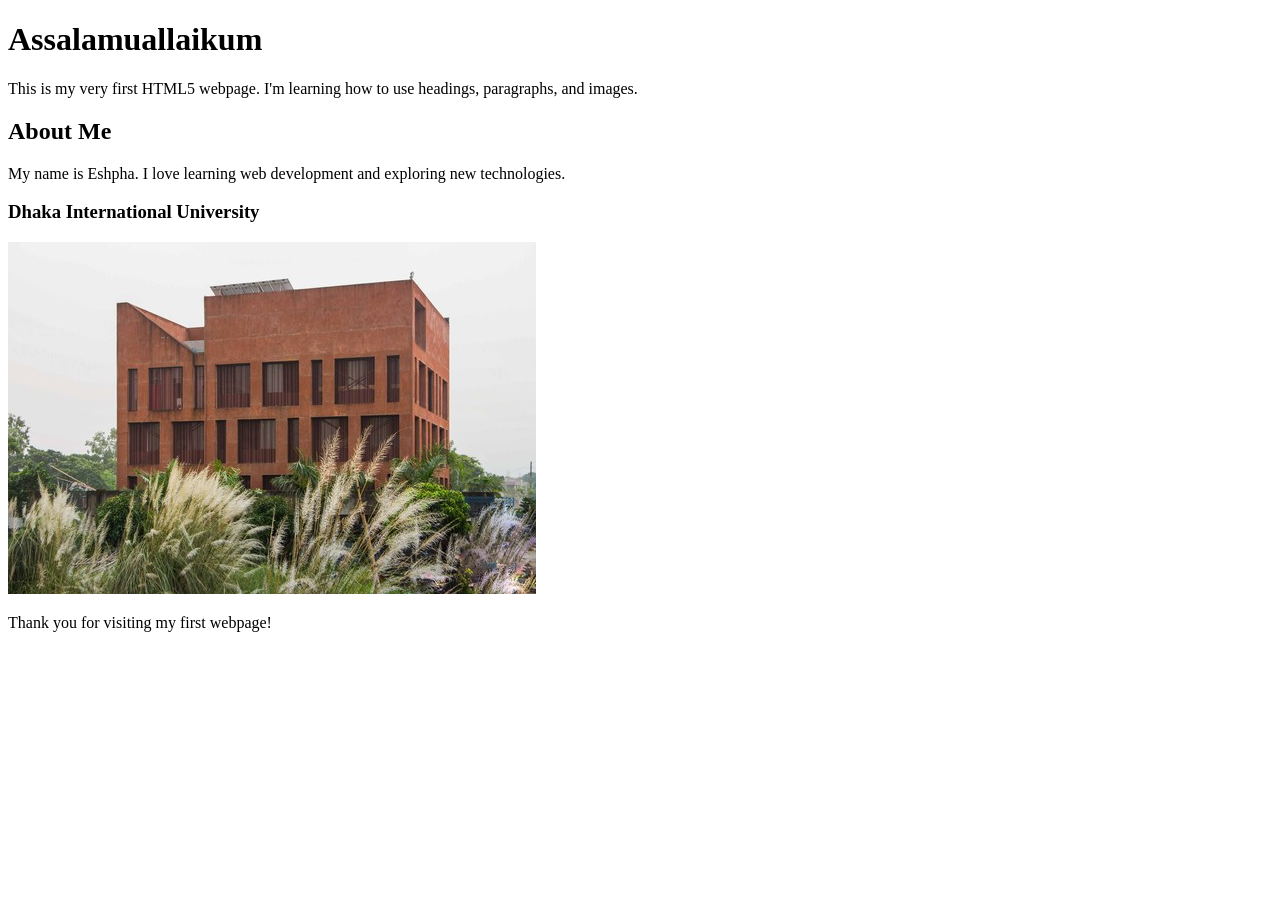
<file: index.html>
<!DOCTYPE html>
<html lang="en">
<head>
    <meta charset="UTF-8">
    <meta name="Eshpha" content="width=device-width, initial-scale=1.0">
    <title>My First HTML5 Webpage</title>
</head>
<body>

    <h1>Assalamuallaikum</h1>
    <p>This is my very first HTML5 webpage. I'm learning how to use headings, paragraphs, and images.</p>

    <h2>About Me</h2>
    <p>My name is Eshpha. I love learning web development and exploring new technologies.</p>

    <h3>Dhaka International University</h3>
    <img src="DIU .jpg">

    <p>Thank you for visiting my first webpage!</p>

</body>
</html>
</file>
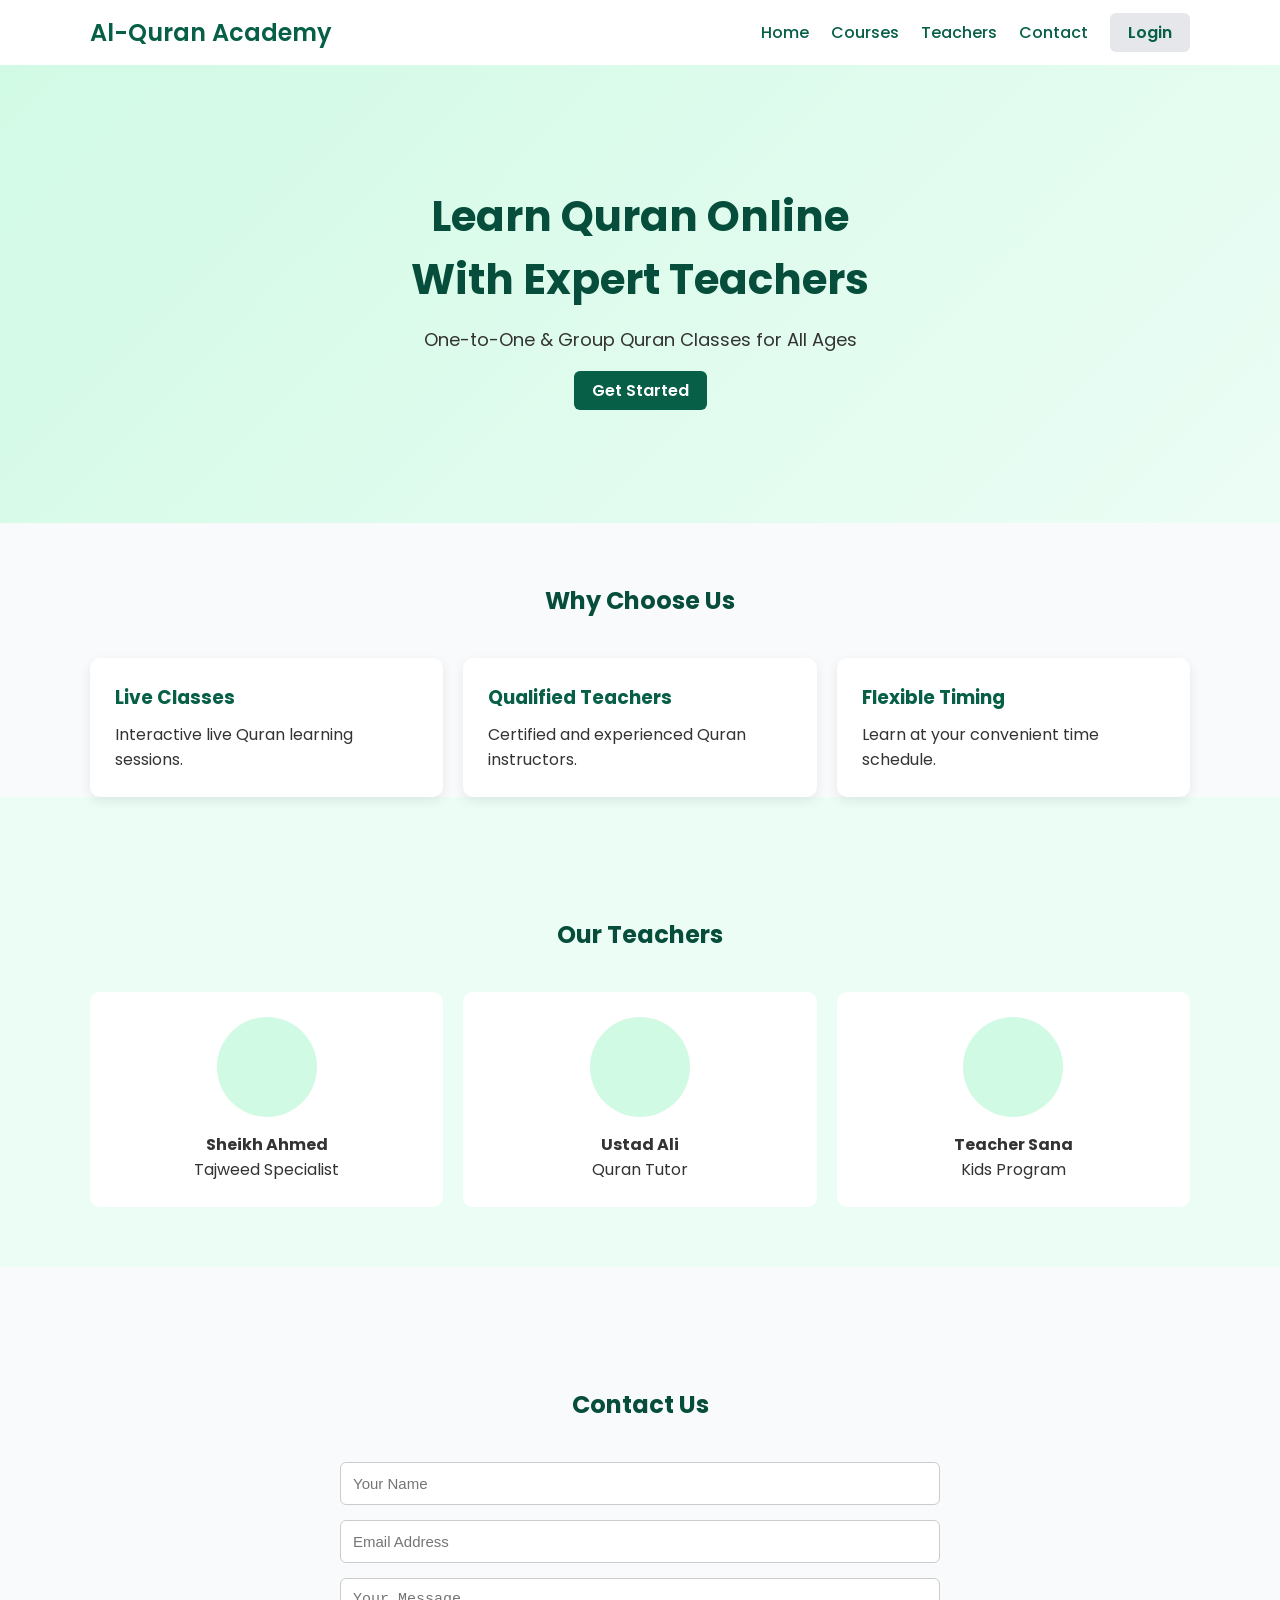
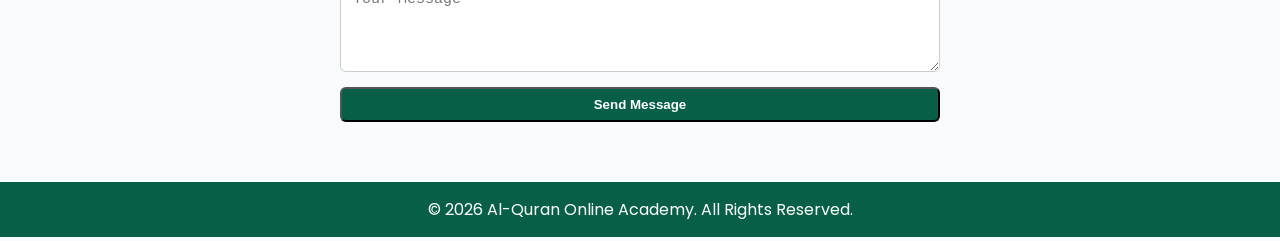
<file: Quran .html>
<!DOCTYPE html>
<html lang="en">
<head>
<meta charset="UTF-8">
<title>Al-Quran Online Academy</title>
<meta name="viewport" content="width=device-width, initial-scale=1.0">

<!-- Google Font -->
<link href="https://fonts.googleapis.com/css2?family=Poppins:wght@300;400;600&display=swap" rel="stylesheet">

<style>
/* ===== RESET ===== */
*{
  margin:0;
  padding:0;
  box-sizing:border-box;
}

/* ===== GLOBAL ===== */
body{
  font-family:'Poppins', sans-serif;
  background:#f9fafb;
  color:#333;
}

.container{
  width:90%;
  max-width:1100px;
  margin:auto;
}

a{
  text-decoration:none;
}

/* ===== HEADER ===== */
header{
  background:#fff;
  box-shadow:0 2px 10px rgba(0,0,0,0.08);
}

.header-flex{
  display:flex;
  justify-content:space-between;
  align-items:center;
  padding:15px 0;
}

.logo{
  color:#065f46;
  font-weight:600;
}

nav a{
  margin-left:18px;
  color:#065f46;
  font-weight:500;
}

.btn{
  padding:8px 18px;
  border-radius:6px;
  background:#e5e7eb;
  color:#065f46;
  font-weight:600;
}

.btn-primary{
  background:#065f46;
  color:#fff;
}

/* ===== HERO ===== */
.hero{
  background:linear-gradient(135deg,#d1fae5,#ecfdf5);
  padding:120px 0;
  text-align:center;
}

.hero h1{
  font-size:42px;
  color:#064e3b;
  margin-bottom:15px;
}

.hero p{
  font-size:18px;
  margin-bottom:25px;
}

/* ===== SECTION TITLE ===== */
.section-title{
  text-align:center;
  color:#064e3b;
  margin:60px 0 40px;
}

/* ===== FEATURES ===== */
.features-box{
  display:flex;
  gap:20px;
  flex-wrap:wrap;
}

.feature-card{
  flex:1;
  min-width:250px;
  background:#fff;
  padding:25px;
  border-radius:10px;
  box-shadow:0 4px 12px rgba(0,0,0,0.08);
}

.feature-card h3{
  margin-bottom:10px;
  color:#065f46;
}

/* ===== TEACHERS ===== */
.teachers{
  background:#ecfdf5;
  padding:60px 0;
}

.teacher-box{
  display:flex;
  gap:20px;
  flex-wrap:wrap;
}

.teacher-card{
  flex:1;
  min-width:250px;
  background:#fff;
  padding:25px;
  border-radius:10px;
  text-align:center;
}

.avatar{
  width:100px;
  height:100px;
  background:#d1fae5;
  border-radius:50%;
  margin:0 auto 15px;
}

/* ===== CONTACT ===== */
.contact{
  padding:60px 0;
}

.contact-form{
  max-width:600px;
  margin:auto;
  display:flex;
  flex-direction:column;
  gap:15px;
}

.contact-form input,
.contact-form textarea{
  padding:12px;
  border-radius:6px;
  border:1px solid #ccc;
  font-size:15px;
}

/* ===== FOOTER ===== */
footer{
  background:#065f46;
  color:#fff;
  text-align:center;
  padding:15px 0;
}

/* ===== RESPONSIVE ===== */
@media(max-width:768px){
  nav{
    display:none;
  }
  .hero h1{
    font-size:30px;
  }
}
</style>
</head>

<body>

<!-- ===== HEADER ===== -->
<header>
  <div class="container header-flex">
    <h2 class="logo">Al-Quran Academy</h2>
    <nav>
      <a href="#">Home</a>
      <a href="#">Courses</a>
      <a href="#">Teachers</a>
      <a href="#">Contact</a>
      <a href="#" class="btn">Login</a>
    </nav>
  </div>
</header>

<!-- ===== HERO ===== -->
<section class="hero">
  <div class="container">
    <h1>Learn Quran Online<br>With Expert Teachers</h1>
    <p>One-to-One & Group Quran Classes for All Ages</p>
    <a href="#" class="btn btn-primary">Get Started</a>
  </div>
</section>

<!-- ===== FEATURES ===== -->
<section class="container">
  <h2 class="section-title">Why Choose Us</h2>
  <div class="features-box">
    <div class="feature-card">
      <h3>Live Classes</h3>
      <p>Interactive live Quran learning sessions.</p>
    </div>
    <div class="feature-card">
      <h3>Qualified Teachers</h3>
      <p>Certified and experienced Quran instructors.</p>
    </div>
    <div class="feature-card">
      <h3>Flexible Timing</h3>
      <p>Learn at your convenient time schedule.</p>
    </div>
  </div>
</section>

<!-- ===== TEACHERS ===== -->
<section class="teachers">
  <div class="container">
    <h2 class="section-title">Our Teachers</h2>
    <div class="teacher-box">
      <div class="teacher-card">
        <div class="avatar"></div>
        <h4>Sheikh Ahmed</h4>
        <p>Tajweed Specialist</p>
      </div>
      <div class="teacher-card">
        <div class="avatar"></div>
        <h4>Ustad Ali</h4>
        <p>Quran Tutor</p>
      </div>
      <div class="teacher-card">
        <div class="avatar"></div>
        <h4>Teacher Sana</h4>
        <p>Kids Program</p>
      </div>
    </div>
  </div>
</section>

<!-- ===== CONTACT ===== -->
<section class="contact container">
  <h2 class="section-title">Contact Us</h2>
  <form class="contact-form">
    <input type="text" placeholder="Your Name">
    <input type="email" placeholder="Email Address">
    <textarea rows="4" placeholder="Your Message"></textarea>
    <button class="btn btn-primary">Send Message</button>
  </form>
</section>

<!-- ===== FOOTER ===== -->
<footer>
  <p>© 2026 Al-Quran Online Academy. All Rights Reserved.</p>
</footer>

</body>
</html>
</file>
